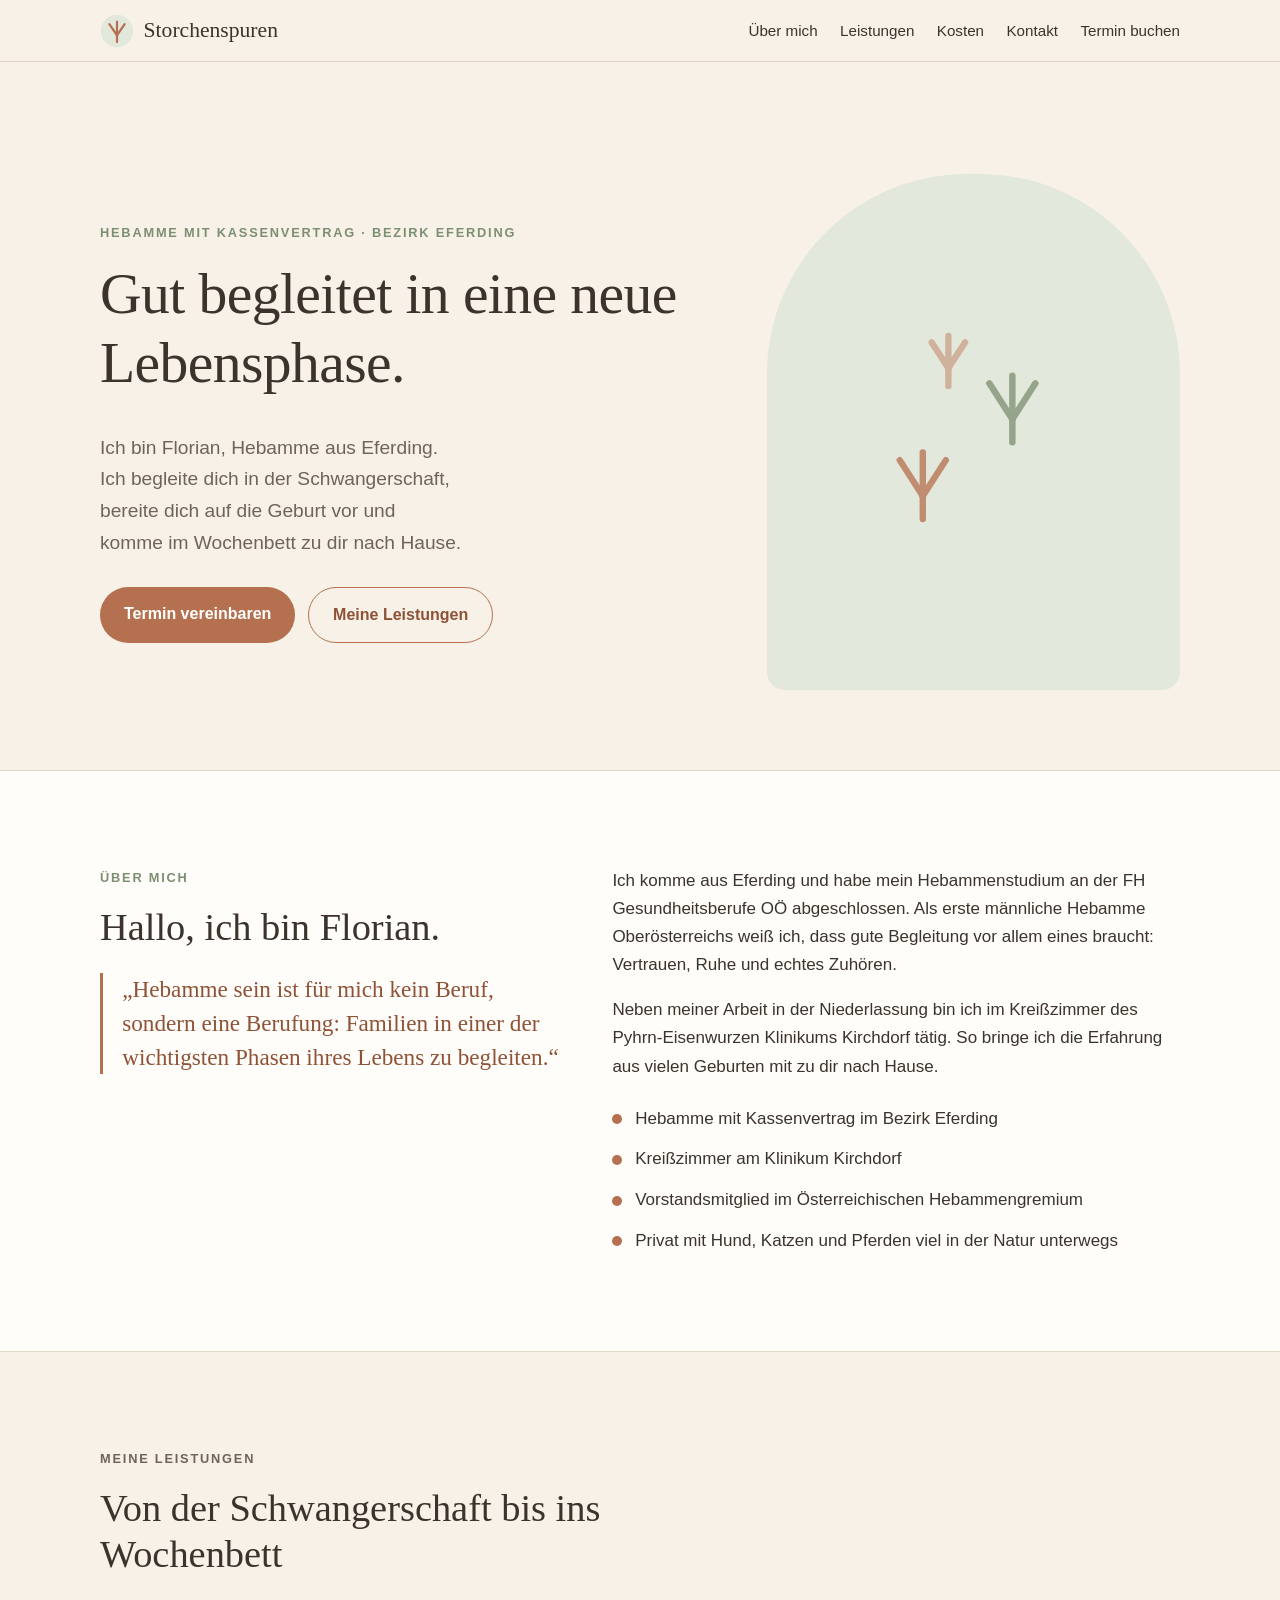
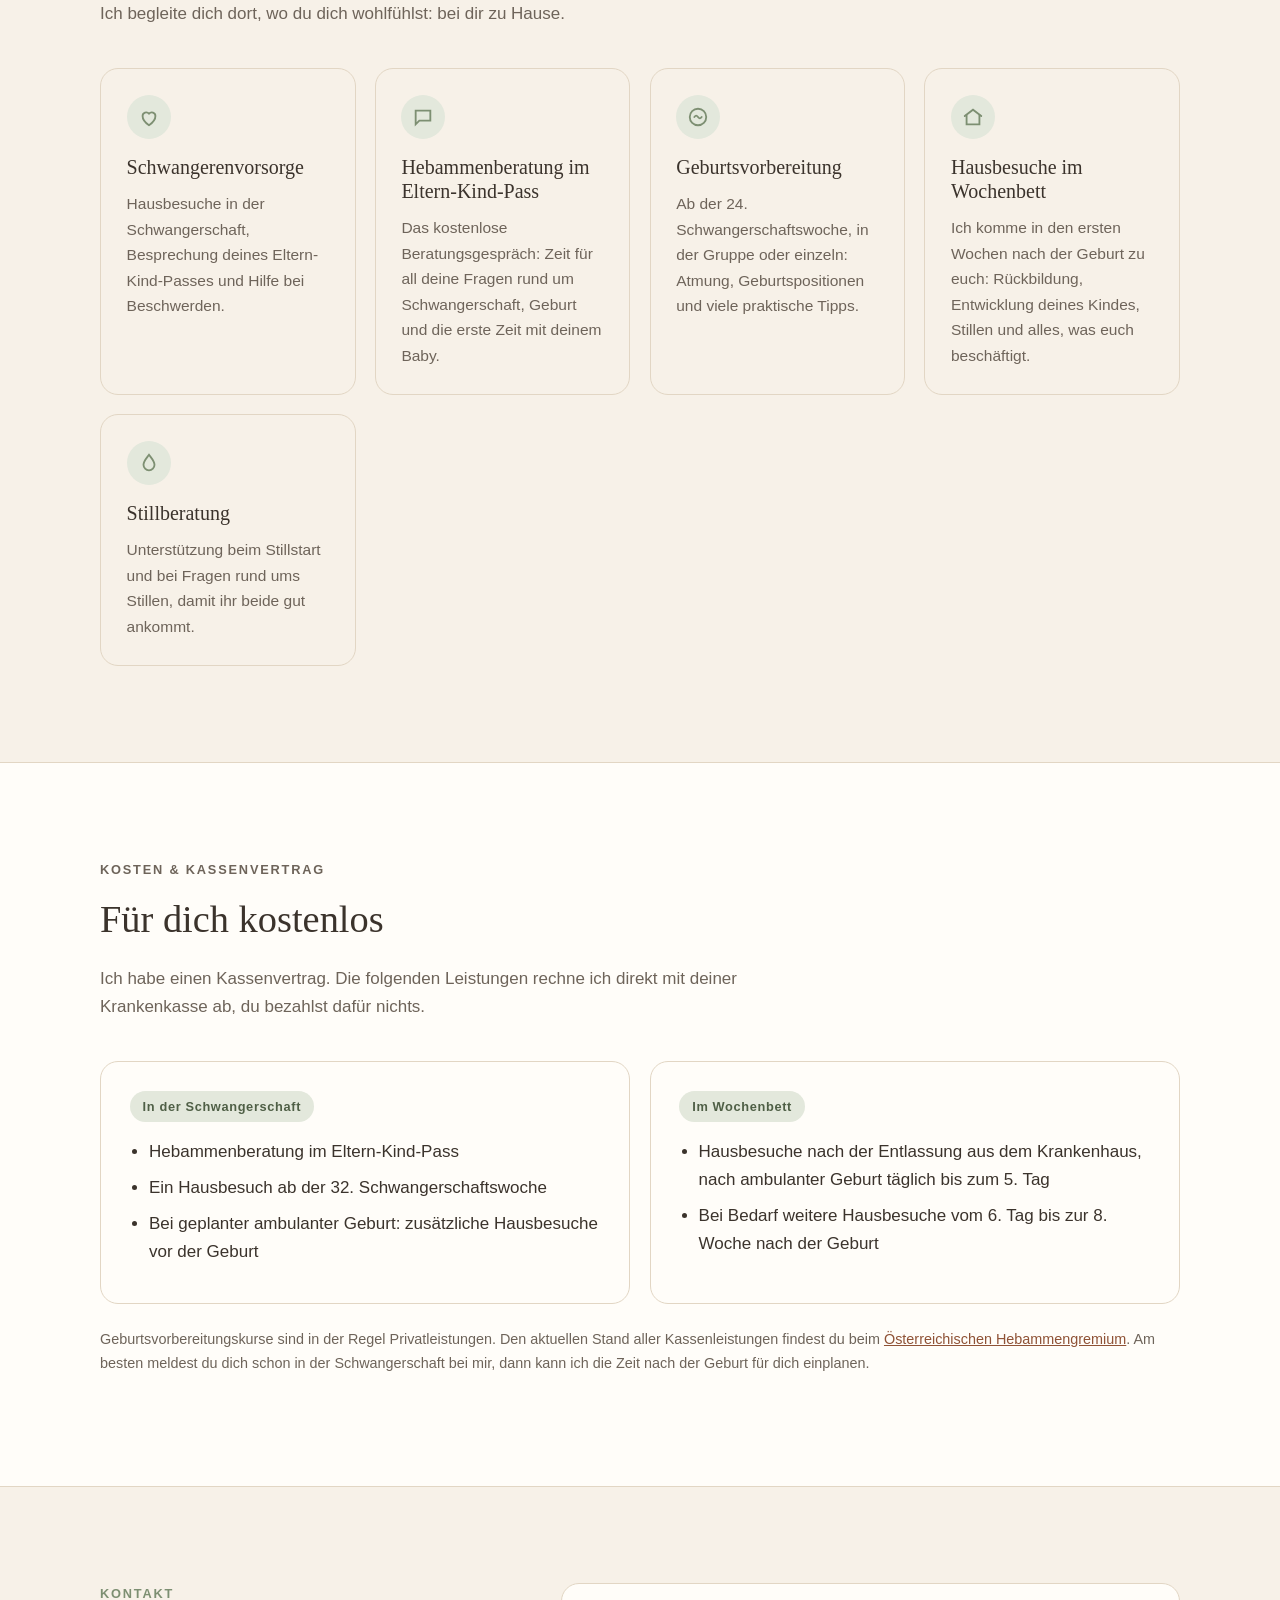
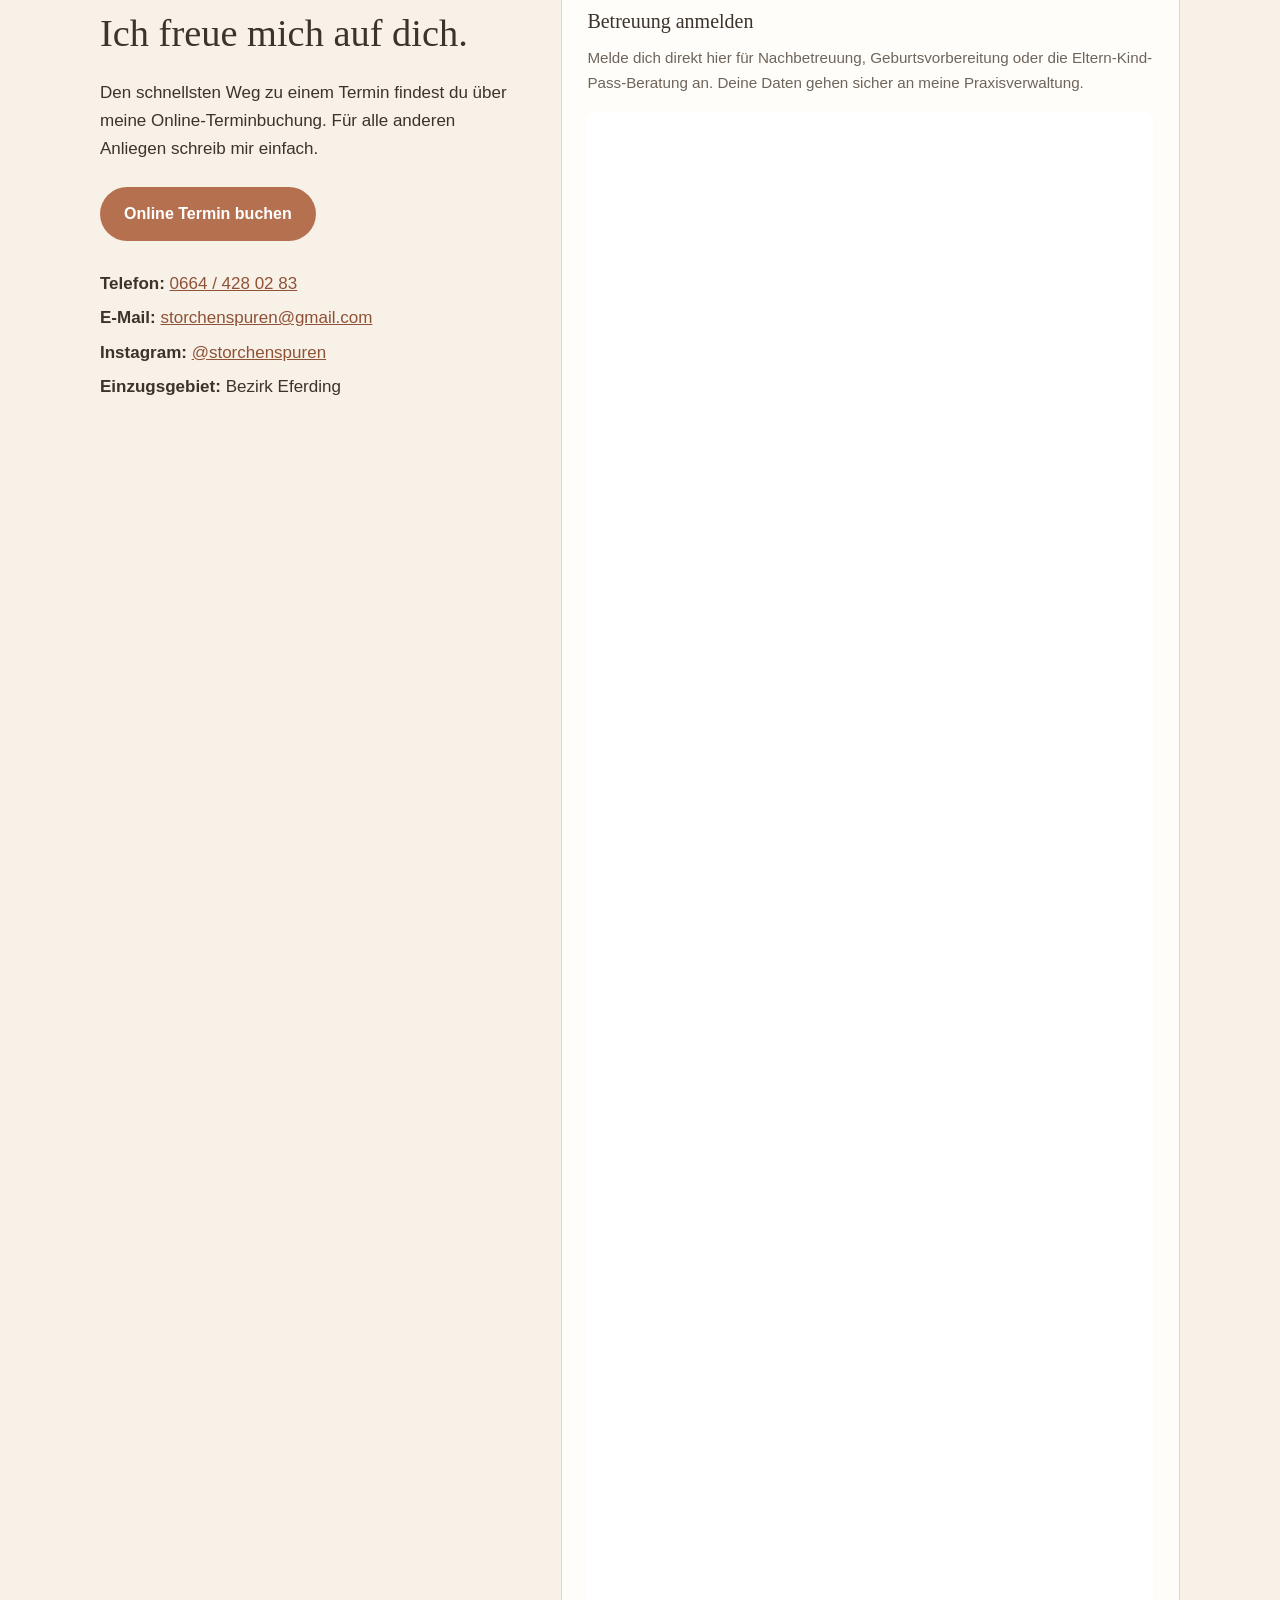
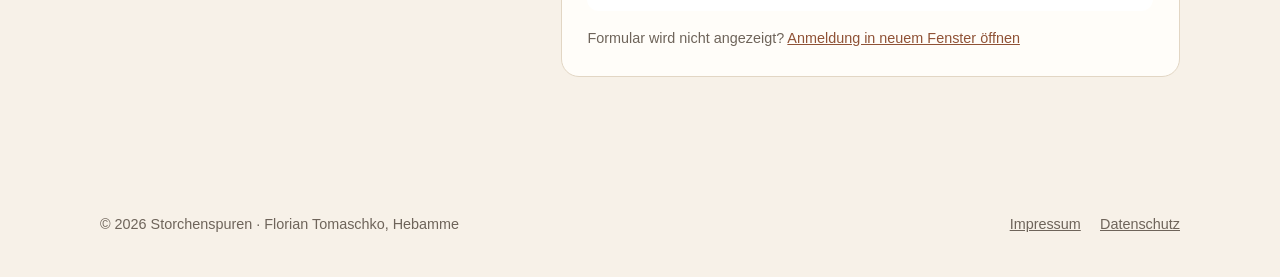
<file: index.html>
<!DOCTYPE html>
<html lang="de-AT">
<head>
  <meta charset="utf-8">
  <meta name="viewport" content="width=device-width, initial-scale=1">
  <title>Storchenspuren – Hebamme Florian Tomaschko | Bezirk Eferding</title>
  <meta name="description" content="Storchenspuren: Hebamme mit Kassenvertrag im Bezirk Eferding. Schwangerenbetreuung, Geburtsvorbereitung, Hausbesuche im Wochenbett und Stillberatung – Florian Tomaschko.">
  <meta property="og:title" content="Storchenspuren – Hebamme im Bezirk Eferding">
  <meta property="og:description" content="Begleitung in Schwangerschaft und Wochenbett – mit Kassenvertrag.">
  <meta property="og:type" content="website">
  <link rel="icon" href="favicon.svg" type="image/svg+xml">
  <link rel="stylesheet" href="styles.css">
  <script type="application/ld+json">
  {
    "@context": "https://schema.org",
    "@type": "MedicalBusiness",
    "name": "Storchenspuren – Hebamme Florian Tomaschko",
    "url": "https://www.storchenspuren.com",
    "telephone": "+436644280283",
    "email": "storchenspuren@gmail.com",
    "areaServed": "Bezirk Eferding, Oberösterreich",
    "sameAs": ["https://www.instagram.com/storchenspuren"]
  }
  </script>
</head>
<body>

<header class="site-header">
  <div class="wrap">
    <a href="#top" class="brand" aria-label="Storchenspuren – zur Startseite">
      <svg viewBox="0 0 40 40" aria-hidden="true"><circle cx="20" cy="20" r="19" fill="#e3e8dc"/><g fill="none" stroke="#b5714f" stroke-width="2.6" stroke-linecap="round"><path d="M20 25 L20 33"/><path d="M20 25 L11 12"/><path d="M20 25 L20 9"/><path d="M20 25 L29 12"/></g></svg>
      <span>Storchenspuren</span>
    </a>
    <button class="nav-toggle" aria-label="Menü öffnen" aria-expanded="false">☰</button>
    <nav class="nav" aria-label="Hauptnavigation">
      <a href="#ueber-mich">Über mich</a>
      <a href="#leistungen">Leistungen</a>
      <a href="#kosten">Kosten</a>
      <a href="#kontakt">Kontakt</a>
      <a href="https://tomaschko.hebamio.at" target="_blank" rel="noopener">Termin buchen</a>
    </nav>
  </div>
</header>

<main id="top">

  <section class="hero">
    <div class="wrap">
      <div>
        <p class="eyebrow">Hebamme mit Kassenvertrag · Bezirk Eferding</p>
        <h1>Gut begleitet in eine neue Lebensphase.</h1>
        <p class="lead">Ich bin Florian, Hebamme aus Eferding. Ich begleite dich in der Schwangerschaft, bereite dich auf die Geburt vor und komme im Wochenbett zu dir nach Hause.</p>
        <div class="actions">
          <a class="btn" href="https://tomaschko.hebamio.at" target="_blank" rel="noopener">Termin vereinbaren</a>
          <a class="btn ghost" href="#leistungen">Meine Leistungen</a>
        </div>
      </div>
      <div class="hero-art">
        <!-- Platzhalter: hier kommt später ein Foto von Florian hin -->
        <svg viewBox="0 0 200 200" aria-hidden="true">
          <g fill="none" stroke="#b5714f" stroke-width="5" stroke-linecap="round" opacity=".85">
            <path d="M60 150 L60 168"/><path d="M60 150 L42 122"/><path d="M60 150 L60 116"/><path d="M60 150 L78 122"/>
          </g>
          <g fill="none" stroke="#7d8f72" stroke-width="5" stroke-linecap="round" opacity=".85">
            <path d="M130 90 L130 108"/><path d="M130 90 L112 62"/><path d="M130 90 L130 56"/><path d="M130 90 L148 62"/>
          </g>
          <g fill="none" stroke="#b5714f" stroke-width="5" stroke-linecap="round" opacity=".5">
            <path d="M80 50 L80 64"/><path d="M80 50 L67 30"/><path d="M80 50 L80 25"/><path d="M80 50 L93 30"/>
          </g>
        </svg>
      </div>
    </div>
  </section>

  <section id="ueber-mich" class="section-alt">
    <div class="wrap about">
      <div>
        <p class="eyebrow">Über mich</p>
        <h2>Hallo, ich bin Florian.</h2>
        <blockquote class="quote">„Hebamme sein ist für mich kein Beruf, sondern eine Berufung: Familien in einer der wichtigsten Phasen ihres Lebens zu begleiten.“</blockquote>
      </div>
      <div>
        <p>Ich komme aus Eferding und habe mein Hebammenstudium an der FH Gesundheitsberufe OÖ abgeschlossen. Als erste männliche Hebamme Oberösterreichs weiß ich, dass gute Begleitung vor allem eines braucht: Vertrauen, Ruhe und echtes Zuhören.</p>
        <p>Neben meiner Arbeit in der Niederlassung bin ich im Kreißzimmer des Pyhrn-Eisenwurzen Klinikums Kirchdorf tätig. So bringe ich die Erfahrung aus vielen Geburten mit zu dir nach Hause.</p>
        <ul class="facts">
          <li>Hebamme mit Kassenvertrag im Bezirk Eferding</li>
          <li>Kreißzimmer am Klinikum Kirchdorf</li>
          <li>Vorstandsmitglied im Österreichischen Hebammengremium</li>
          <li>Privat mit Hund, Katzen und Pferden viel in der Natur unterwegs</li>
        </ul>
      </div>
    </div>
  </section>

  <section id="leistungen">
    <div class="wrap">
      <div class="section-head">
        <p class="eyebrow">Meine Leistungen</p>
        <h2>Von der Schwangerschaft bis ins Wochenbett</h2>
        <p>Ich begleite dich dort, wo du dich wohlfühlst: bei dir zu Hause.</p>
      </div>
      <div class="cards">
        <article class="card">
          <div class="icon"><svg viewBox="0 0 24 24" fill="none" stroke="currentColor" stroke-width="2" stroke-linecap="round"><path d="M12 21s-7-4.5-7-10a4 4 0 0 1 7-2.6A4 4 0 0 1 19 11c0 5.5-7 10-7 10z"/></svg></div>
          <h3>Schwangerenvorsorge</h3>
          <p>Hausbesuche in der Schwangerschaft, Besprechung deines Eltern-Kind-Passes und Hilfe bei Beschwerden.</p>
        </article>
        <article class="card">
          <div class="icon"><svg viewBox="0 0 24 24" fill="none" stroke="currentColor" stroke-width="2" stroke-linecap="round"><path d="M4 5h16v11H8l-4 4z"/></svg></div>
          <h3>Hebammenberatung im Eltern-Kind-Pass</h3>
          <p>Das kostenlose Beratungsgespräch: Zeit für all deine Fragen rund um Schwangerschaft, Geburt und die erste Zeit mit deinem Baby.</p>
        </article>
        <article class="card">
          <div class="icon"><svg viewBox="0 0 24 24" fill="none" stroke="currentColor" stroke-width="2" stroke-linecap="round"><circle cx="12" cy="12" r="9"/><path d="M8 12c1.5-2 2.5-2 4 0s2.5 2 4 0"/></svg></div>
          <h3>Geburtsvorbereitung</h3>
          <p>Ab der 24. Schwangerschaftswoche, in der Gruppe oder einzeln: Atmung, Geburtspositionen und viele praktische Tipps.</p>
        </article>
        <article class="card">
          <div class="icon"><svg viewBox="0 0 24 24" fill="none" stroke="currentColor" stroke-width="2" stroke-linecap="round"><path d="M3 11l9-7 9 7"/><path d="M5 10v10h14V10"/></svg></div>
          <h3>Hausbesuche im Wochenbett</h3>
          <p>Ich komme in den ersten Wochen nach der Geburt zu euch: Rückbildung, Entwicklung deines Kindes, Stillen und alles, was euch beschäftigt.</p>
        </article>
        <article class="card">
          <div class="icon"><svg viewBox="0 0 24 24" fill="none" stroke="currentColor" stroke-width="2" stroke-linecap="round"><path d="M12 3c3 4 6 7 6 11a6 6 0 0 1-12 0c0-4 3-7 6-11z"/></svg></div>
          <h3>Stillberatung</h3>
          <p>Unterstützung beim Stillstart und bei Fragen rund ums Stillen, damit ihr beide gut ankommt.</p>
        </article>
      </div>
    </div>
  </section>

  <section id="kosten" class="section-alt">
    <div class="wrap">
      <div class="section-head">
        <p class="eyebrow">Kosten &amp; Kassenvertrag</p>
        <h2>Für dich kostenlos</h2>
        <p>Ich habe einen Kassenvertrag. Die folgenden Leistungen rechne ich direkt mit deiner Krankenkasse ab, du bezahlst dafür nichts.</p>
      </div>
      <div class="costs">
        <div class="cost-box">
          <span class="badge">In der Schwangerschaft</span>
          <ul>
            <li>Hebammenberatung im Eltern-Kind-Pass</li>
            <li>Ein Hausbesuch ab der 32. Schwangerschaftswoche</li>
            <li>Bei geplanter ambulanter Geburt: zusätzliche Hausbesuche vor der Geburt</li>
          </ul>
        </div>
        <div class="cost-box">
          <span class="badge">Im Wochenbett</span>
          <ul>
            <li>Hausbesuche nach der Entlassung aus dem Krankenhaus, nach ambulanter Geburt täglich bis zum 5. Tag</li>
            <li>Bei Bedarf weitere Hausbesuche vom 6. Tag bis zur 8. Woche nach der Geburt</li>
          </ul>
        </div>
      </div>
      <p class="note">Geburtsvorbereitungskurse sind in der Regel Privatleistungen. Den aktuellen Stand aller Kassenleistungen findest du beim <a href="https://www.hebammen.at" target="_blank" rel="noopener">Österreichischen Hebammengremium</a>. Am besten meldest du dich schon in der Schwangerschaft bei mir, dann kann ich die Zeit nach der Geburt für dich einplanen.</p>
    </div>
  </section>

  <section id="kontakt">
    <div class="wrap contact">
      <div class="contact-info">
        <p class="eyebrow">Kontakt</p>
        <h2>Ich freue mich auf dich.</h2>
        <p>Den schnellsten Weg zu einem Termin findest du über meine Online-Terminbuchung. Für alle anderen Anliegen schreib mir einfach.</p>
        <p style="margin-top:1.5rem"><a class="btn" href="https://tomaschko.hebamio.at" target="_blank" rel="noopener">Online Termin buchen</a></p>
        <p style="margin-top:1.8rem"><strong>Telefon:</strong> <a href="tel:+436644280283">0664 / 428 02 83</a></p>
        <p><strong>E-Mail:</strong> <a href="mailto:storchenspuren@gmail.com">storchenspuren@gmail.com</a></p>
        <p><strong>Instagram:</strong> <a href="https://www.instagram.com/storchenspuren" target="_blank" rel="noopener">@storchenspuren</a></p>
        <p><strong>Einzugsgebiet:</strong> Bezirk Eferding</p>
      </div>

      <div class="embed">
        <h3>Betreuung anmelden</h3>
        <p class="embed-note">Melde dich direkt hier für Nachbetreuung, Geburtsvorbereitung oder die Eltern-Kind-Pass-Beratung an. Deine Daten gehen sicher an meine Praxisverwaltung.</p>
        <iframe src="https://tomaschko.hebamio.at/anmeldung" title="Anmeldung bei Hebamme Florian Tomaschko" loading="lazy"></iframe>
        <p class="embed-fallback">Formular wird nicht angezeigt? <a href="https://tomaschko.hebamio.at/anmeldung" target="_blank" rel="noopener">Anmeldung in neuem Fenster öffnen</a></p>
      </div>
    </div>
  </section>

</main>

<footer class="site-footer">
  <div class="wrap">
    <span>© <span id="year">2026</span> Storchenspuren · Florian Tomaschko, Hebamme</span>
    <span><a href="impressum.html">Impressum</a><a href="datenschutz.html">Datenschutz</a></span>
  </div>
</footer>

<script>
  document.getElementById('year').textContent = new Date().getFullYear();
  const t = document.querySelector('.nav-toggle'), n = document.querySelector('.nav');
  t.addEventListener('click', () => { const o = n.classList.toggle('open'); t.setAttribute('aria-expanded', o); });
  n.querySelectorAll('a').forEach(a => a.addEventListener('click', () => n.classList.remove('open')));
</script>
</body>
</html>
</file>
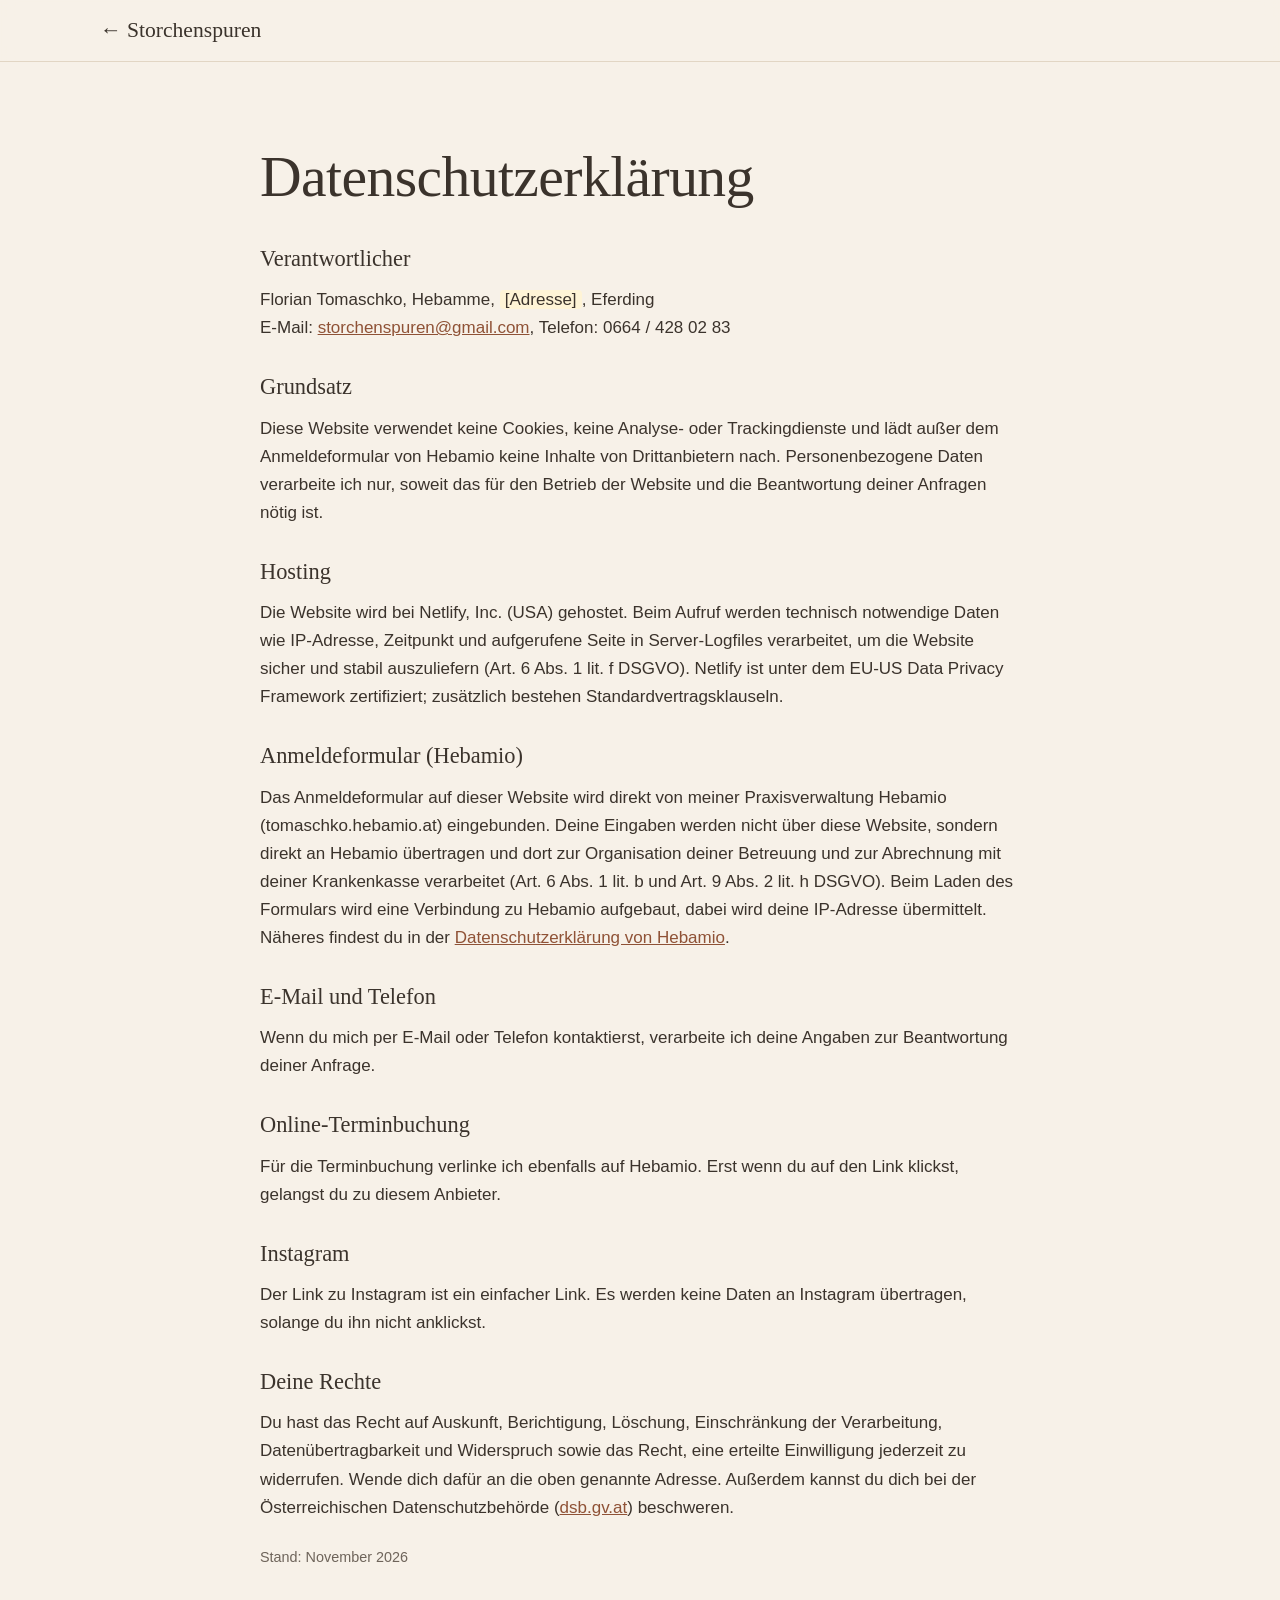
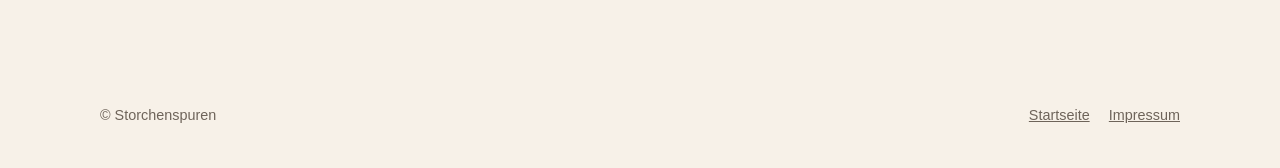
<file: datenschutz.html>
<!DOCTYPE html>
<html lang="de-AT">
<head>
  <meta charset="utf-8">
  <meta name="viewport" content="width=device-width, initial-scale=1">
  <title>Datenschutz – Storchenspuren</title>
  <meta name="robots" content="noindex">
  <link rel="icon" href="favicon.svg" type="image/svg+xml">
  <link rel="stylesheet" href="styles.css">
</head>
<body>
<header class="site-header"><div class="wrap"><a href="index.html" class="brand"><span>← Storchenspuren</span></a></div></header>
<main class="page"><div class="wrap">
  <h1>Datenschutzerklärung</h1>

  <h2>Verantwortlicher</h2>
  <p>Florian Tomaschko, Hebamme, <span class="todo">[Adresse]</span>, Eferding<br>
  E-Mail: <a href="mailto:storchenspuren@gmail.com">storchenspuren@gmail.com</a>, Telefon: 0664 / 428 02 83</p>

  <h2>Grundsatz</h2>
  <p>Diese Website verwendet keine Cookies, keine Analyse- oder Trackingdienste und lädt außer dem Anmeldeformular von Hebamio keine Inhalte von Drittanbietern nach. Personenbezogene Daten verarbeite ich nur, soweit das für den Betrieb der Website und die Beantwortung deiner Anfragen nötig ist.</p>

  <h2>Hosting</h2>
  <p>Die Website wird bei Netlify, Inc. (USA) gehostet. Beim Aufruf werden technisch notwendige Daten wie IP-Adresse, Zeitpunkt und aufgerufene Seite in Server-Logfiles verarbeitet, um die Website sicher und stabil auszuliefern (Art. 6 Abs. 1 lit. f DSGVO). Netlify ist unter dem EU-US Data Privacy Framework zertifiziert; zusätzlich bestehen Standardvertragsklauseln.</p>

  <h2>Anmeldeformular (Hebamio)</h2>
  <p>Das Anmeldeformular auf dieser Website wird direkt von meiner Praxisverwaltung Hebamio (tomaschko.hebamio.at) eingebunden. Deine Eingaben werden nicht über diese Website, sondern direkt an Hebamio übertragen und dort zur Organisation deiner Betreuung und zur Abrechnung mit deiner Krankenkasse verarbeitet (Art. 6 Abs. 1 lit. b und Art. 9 Abs. 2 lit. h DSGVO). Beim Laden des Formulars wird eine Verbindung zu Hebamio aufgebaut, dabei wird deine IP-Adresse übermittelt. Näheres findest du in der <a href="https://tomaschko.hebamio.at/datenschutz" target="_blank" rel="noopener">Datenschutzerklärung von Hebamio</a>.</p>

  <h2>E-Mail und Telefon</h2>
  <p>Wenn du mich per E-Mail oder Telefon kontaktierst, verarbeite ich deine Angaben zur Beantwortung deiner Anfrage.</p>

  <h2>Online-Terminbuchung</h2>
  <p>Für die Terminbuchung verlinke ich ebenfalls auf Hebamio. Erst wenn du auf den Link klickst, gelangst du zu diesem Anbieter.</p>

  <h2>Instagram</h2>
  <p>Der Link zu Instagram ist ein einfacher Link. Es werden keine Daten an Instagram übertragen, solange du ihn nicht anklickst.</p>

  <h2>Deine Rechte</h2>
  <p>Du hast das Recht auf Auskunft, Berichtigung, Löschung, Einschränkung der Verarbeitung, Datenübertragbarkeit und Widerspruch sowie das Recht, eine erteilte Einwilligung jederzeit zu widerrufen. Wende dich dafür an die oben genannte Adresse. Außerdem kannst du dich bei der Österreichischen Datenschutzbehörde (<a href="https://www.dsb.gv.at" target="_blank" rel="noopener">dsb.gv.at</a>) beschweren.</p>

  <p class="note">Stand: November 2026</p>
</div></main>
<footer class="site-footer"><div class="wrap"><span>© Storchenspuren</span><span><a href="index.html">Startseite</a><a href="impressum.html">Impressum</a></span></div></footer>
</body>
</html>
</file>
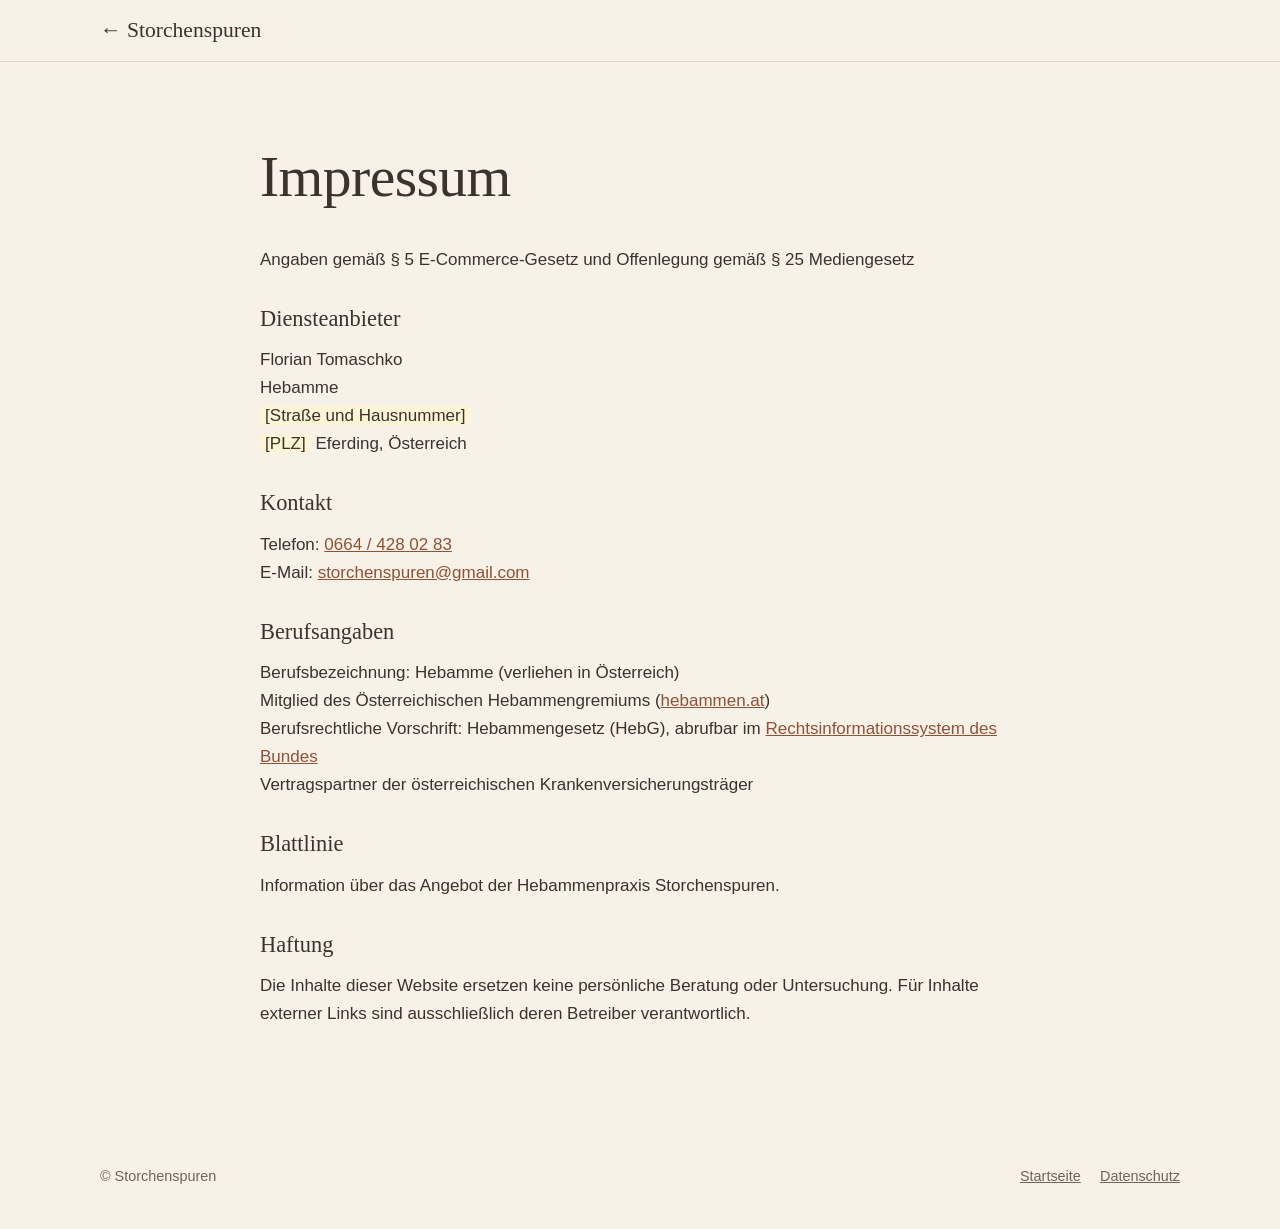
<file: impressum.html>
<!DOCTYPE html>
<html lang="de-AT">
<head>
  <meta charset="utf-8">
  <meta name="viewport" content="width=device-width, initial-scale=1">
  <title>Impressum – Storchenspuren</title>
  <meta name="robots" content="noindex">
  <link rel="icon" href="favicon.svg" type="image/svg+xml">
  <link rel="stylesheet" href="styles.css">
</head>
<body>
<header class="site-header"><div class="wrap"><a href="index.html" class="brand"><span>← Storchenspuren</span></a></div></header>
<main class="page"><div class="wrap">
  <h1>Impressum</h1>
  <p>Angaben gemäß § 5 E-Commerce-Gesetz und Offenlegung gemäß § 25 Mediengesetz</p>

  <h2>Diensteanbieter</h2>
  <p>Florian Tomaschko<br>
  Hebamme<br>
  <span class="todo">[Straße und Hausnummer]</span><br>
  <span class="todo">[PLZ]</span> Eferding, Österreich</p>

  <h2>Kontakt</h2>
  <p>Telefon: <a href="tel:+436644280283">0664 / 428 02 83</a><br>
  E-Mail: <a href="mailto:storchenspuren@gmail.com">storchenspuren@gmail.com</a></p>

  <h2>Berufsangaben</h2>
  <p>Berufsbezeichnung: Hebamme (verliehen in Österreich)<br>
  Mitglied des Österreichischen Hebammengremiums (<a href="https://www.hebammen.at" target="_blank" rel="noopener">hebammen.at</a>)<br>
  Berufsrechtliche Vorschrift: Hebammengesetz (HebG), abrufbar im <a href="https://www.ris.bka.gv.at" target="_blank" rel="noopener">Rechtsinformationssystem des Bundes</a><br>
  Vertragspartner der österreichischen Krankenversicherungsträger</p>

  <h2>Blattlinie</h2>
  <p>Information über das Angebot der Hebammenpraxis Storchenspuren.</p>

  <h2>Haftung</h2>
  <p>Die Inhalte dieser Website ersetzen keine persönliche Beratung oder Untersuchung. Für Inhalte externer Links sind ausschließlich deren Betreiber verantwortlich.</p>
</div></main>
<footer class="site-footer"><div class="wrap"><span>© Storchenspuren</span><span><a href="index.html">Startseite</a><a href="datenschutz.html">Datenschutz</a></span></div></footer>
</body>
</html>
</file>
<file: styles.css>
:root {
  --sand: #f7f1e8;
  --sand-dark: #efe5d6;
  --cream: #fffdf9;
  --clay: #b5714f;
  --clay-dark: #8f5236;
  --sage: #7d8f72;
  --sage-light: #e3e8dc;
  --ink: #3b332c;
  --muted: #6e645a;
  --line: #e2d6c4;
  --radius: 18px;
  --serif: "Iowan Old Style", "Palatino Linotype", Palatino, "Book Antiqua", Georgia, serif;
  --sans: -apple-system, BlinkMacSystemFont, "Segoe UI", Roboto, "Helvetica Neue", Arial, sans-serif;
}

* { box-sizing: border-box; }
html { scroll-behavior: smooth; }
body {
  margin: 0;
  font-family: var(--sans);
  font-size: 17px;
  line-height: 1.65;
  color: var(--ink);
  background: var(--sand);
}
img, svg { display: block; max-width: 100%; }
a { color: var(--clay-dark); }
h1, h2, h3 { font-family: var(--serif); font-weight: 500; line-height: 1.2; margin: 0 0 .6em; }
h1 { font-size: clamp(2.2rem, 6vw, 3.6rem); letter-spacing: -.01em; }
h2 { font-size: clamp(1.7rem, 4vw, 2.4rem); }
h3 { font-size: 1.25rem; }
p { margin: 0 0 1em; }

.wrap { width: min(1080px, 100% - 2.5rem); margin-inline: auto; }

/* Header */
.site-header {
  position: sticky; top: 0; z-index: 10;
  background: rgba(247, 241, 232, .92);
  backdrop-filter: blur(8px);
  border-bottom: 1px solid var(--line);
}
.site-header .wrap { display: flex; align-items: center; justify-content: space-between; gap: 1rem; padding: .8rem 0; }
.brand { display: flex; align-items: center; gap: .6rem; text-decoration: none; color: var(--ink); }
.brand svg { width: 34px; height: 34px; }
.brand span { font-family: var(--serif); font-size: 1.35rem; }
.nav { display: flex; gap: 1.4rem; }
.nav a { color: var(--ink); text-decoration: none; font-size: .95rem; }
.nav a:hover { color: var(--clay-dark); }
.nav-toggle { display: none; background: none; border: 0; font-size: 1.6rem; color: var(--ink); cursor: pointer; }

@media (max-width: 760px) {
  .nav-toggle { display: block; }
  .nav {
    display: none; position: absolute; left: 0; right: 0; top: 100%;
    flex-direction: column; gap: 0; background: var(--cream); border-bottom: 1px solid var(--line);
  }
  .nav.open { display: flex; }
  .nav a { padding: .9rem 1.25rem; border-top: 1px solid var(--line); }
}

/* Buttons */
.btn {
  display: inline-block; padding: .85rem 1.5rem; border-radius: 999px;
  background: var(--clay); color: #fff; text-decoration: none; font-weight: 600;
  border: 0; font-size: 1rem; cursor: pointer; transition: background .2s;
}
.btn:hover { background: var(--clay-dark); }
.btn.ghost { background: transparent; color: var(--clay-dark); border: 1.5px solid var(--clay); }
.btn.ghost:hover { background: var(--clay); color: #fff; }

/* Hero */
.hero { padding: clamp(3.5rem, 9vw, 7rem) 0 clamp(3rem, 7vw, 5rem); position: relative; overflow: hidden; }
.hero .wrap { display: grid; grid-template-columns: 1.2fr .8fr; gap: 3rem; align-items: center; }
.eyebrow { text-transform: uppercase; letter-spacing: .14em; font-size: .8rem; color: var(--sage); font-weight: 700; margin-bottom: 1rem; }
.hero p.lead { font-size: 1.2rem; color: var(--muted); max-width: 34ch; }
.hero .actions { display: flex; flex-wrap: wrap; gap: .8rem; margin-top: 1.8rem; }
.hero-art { aspect-ratio: 4/5; border-radius: 200px 200px var(--radius) var(--radius); background: var(--sage-light); display: grid; place-items: center; position: relative; overflow: hidden; }
.hero-art svg { width: 62%; opacity: .9; }
.hero-art .photo-note { position: absolute; bottom: 1rem; left: 0; right: 0; text-align: center; font-size: .8rem; color: var(--sage); }
@media (max-width: 760px) {
  .hero .wrap { grid-template-columns: 1fr; }
  .hero-art { max-width: 320px; }
}

/* Sections */
section { padding: clamp(3.5rem, 8vw, 6rem) 0; }
.section-alt { background: var(--cream); border-block: 1px solid var(--line); }
.section-head { max-width: 640px; margin-bottom: 2.5rem; }
.section-head p { color: var(--muted); }

/* About */
.about { display: grid; grid-template-columns: .9fr 1.1fr; gap: 3rem; align-items: start; }
.facts { list-style: none; padding: 0; margin: 1.5rem 0 0; display: grid; gap: .8rem; }
.facts li { display: flex; gap: .8rem; align-items: flex-start; }
.facts li::before { content: ""; flex: none; width: 10px; height: 10px; margin-top: .55em; border-radius: 50%; background: var(--clay); }
.quote { font-family: var(--serif); font-size: 1.45rem; line-height: 1.45; color: var(--clay-dark); border-left: 3px solid var(--clay); padding-left: 1.2rem; margin: 0; }
@media (max-width: 760px) { .about { grid-template-columns: 1fr; } }

/* Cards */
.cards { display: grid; grid-template-columns: repeat(auto-fit, minmax(240px, 1fr)); gap: 1.2rem; }
.card { background: var(--sand); border: 1px solid var(--line); border-radius: var(--radius); padding: 1.6rem; }
.section-alt .card { background: var(--sand); }
.card .icon { width: 44px; height: 44px; border-radius: 50%; background: var(--sage-light); display: grid; place-items: center; margin-bottom: 1rem; color: var(--sage); }
.card .icon svg { width: 22px; height: 22px; }
.card p { color: var(--muted); margin: 0; font-size: .97rem; }

/* Costs */
.costs { display: grid; grid-template-columns: 1fr 1fr; gap: 1.2rem; }
.cost-box { background: var(--cream); border: 1px solid var(--line); border-radius: var(--radius); padding: 1.8rem; }
.cost-box ul { padding-left: 1.2rem; margin: 0; }
.cost-box li { margin-bottom: .5rem; }
.badge { display: inline-block; background: var(--sage-light); color: #4f5f46; font-weight: 700; font-size: .8rem; letter-spacing: .05em; padding: .3rem .8rem; border-radius: 999px; margin-bottom: 1rem; }
.note { font-size: .9rem; color: var(--muted); margin-top: 1.5rem; }
@media (max-width: 760px) { .costs { grid-template-columns: 1fr; } }

/* Contact */
.contact { display: grid; grid-template-columns: .8fr 1.2fr; gap: 3rem; }
.contact-info p { margin-bottom: .4rem; }
form { display: grid; gap: 1rem; }
.form-row { display: grid; grid-template-columns: 1fr 1fr; gap: 1rem; }
label { display: grid; gap: .35rem; font-size: .92rem; font-weight: 600; }
input, textarea, select {
  font: inherit; font-weight: 400; padding: .8rem 1rem; border-radius: 12px;
  border: 1px solid var(--line); background: #fff; color: var(--ink);
}
input:focus, textarea:focus, select:focus { outline: 2px solid var(--sage); outline-offset: 1px; }
textarea { min-height: 140px; resize: vertical; }
.check { display: flex; gap: .6rem; align-items: flex-start; font-weight: 400; font-size: .9rem; color: var(--muted); }
.check input { margin-top: .3rem; }
.hidden { display: none; }
@media (max-width: 760px) { .contact, .form-row { grid-template-columns: 1fr; } }

/* Footer */
.site-footer { padding: 2.5rem 0; font-size: .9rem; color: var(--muted); }
.site-footer .wrap { display: flex; flex-wrap: wrap; justify-content: space-between; gap: 1rem; }
.site-footer a { color: var(--muted); margin-left: 1.2rem; }

/* Simple pages */
.page { padding: clamp(3rem, 7vw, 5rem) 0; }
.page .wrap { max-width: 760px; }
.page h2 { font-size: 1.4rem; margin-top: 2rem; }
.todo { background: #fff4d6; padding: 0 .3em; border-radius: 4px; }

/* Eingebettete Hebamio-Anmeldung */
.embed { background: var(--cream); border: 1px solid var(--line); border-radius: var(--radius); padding: 1.6rem; }
.embed-note { color: var(--muted); font-size: .95rem; }
.embed iframe { width: 100%; height: 1500px; border: 0; border-radius: 12px; background: #fff; display: block; }
.embed-fallback { font-size: .9rem; color: var(--muted); margin: 1rem 0 0; }
@media (max-width: 760px) { .embed { padding: 1rem; } .embed iframe { height: 1800px; } }
</file>
